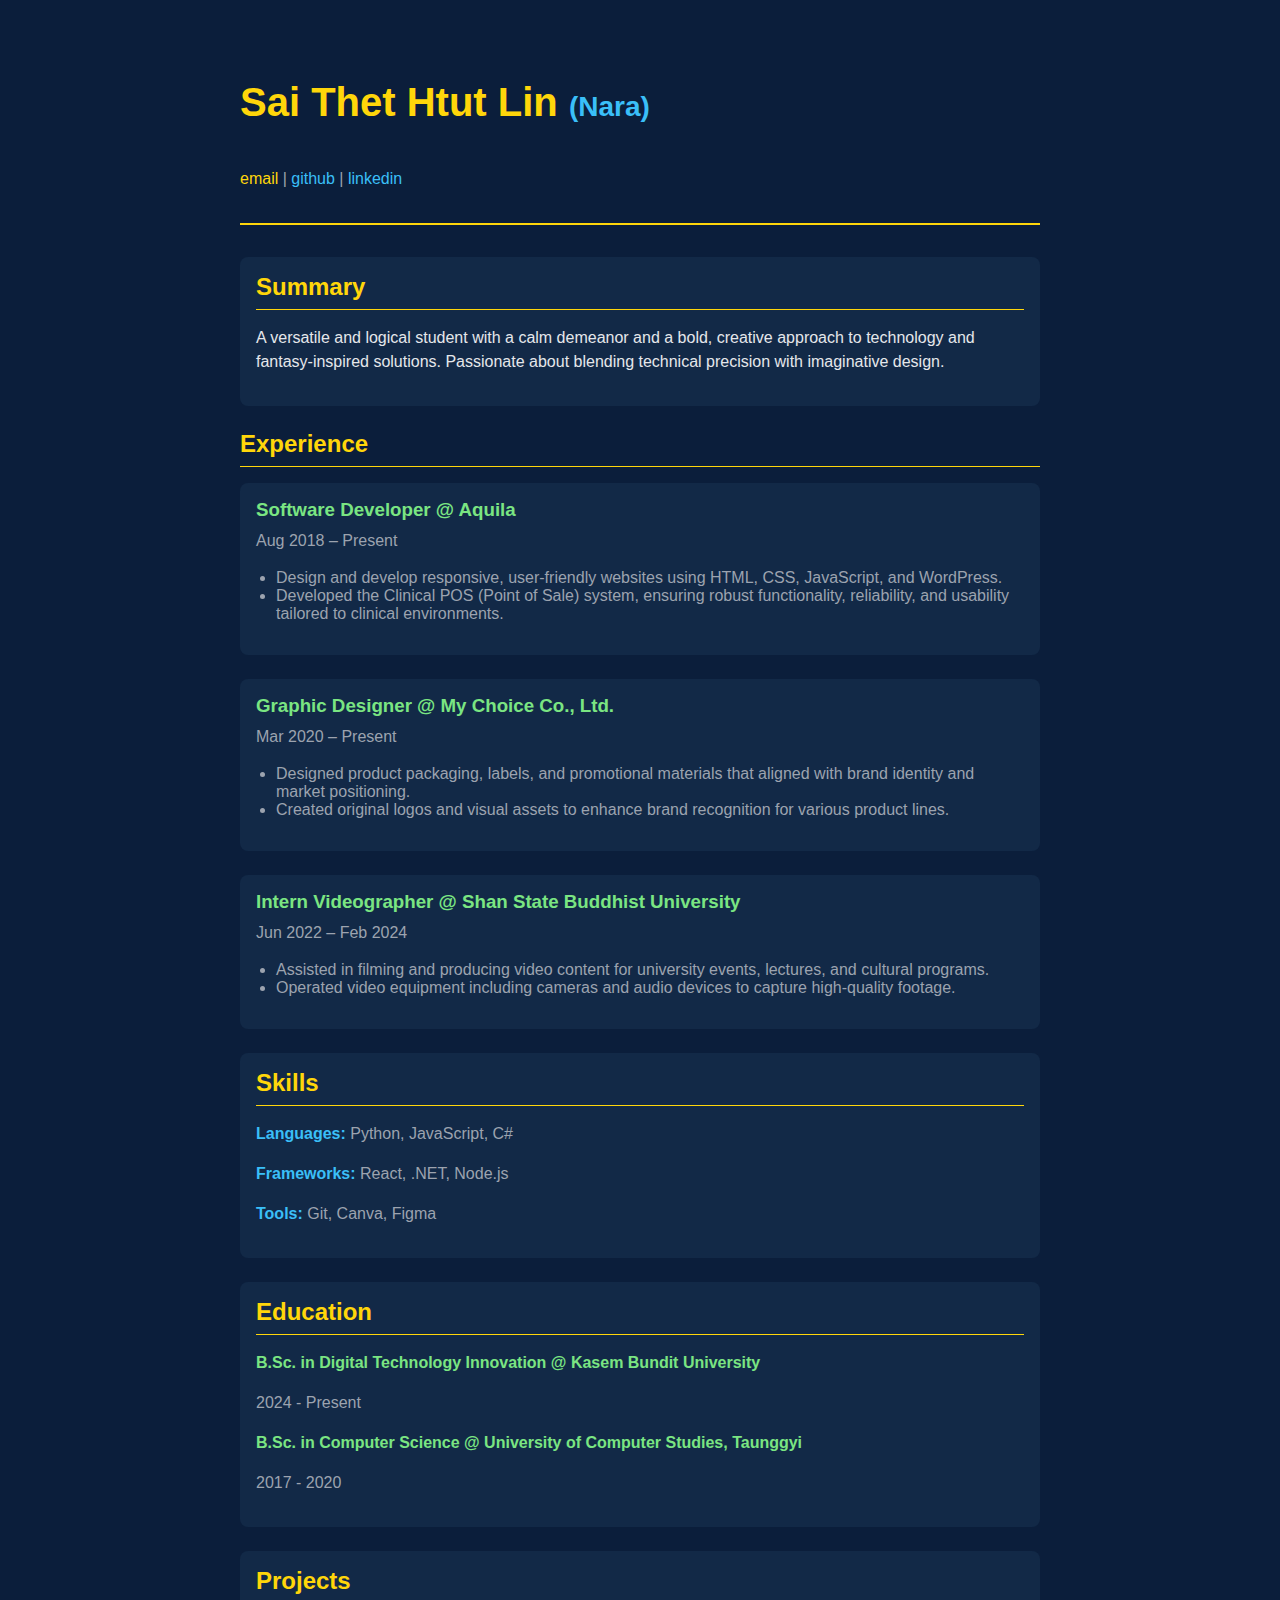
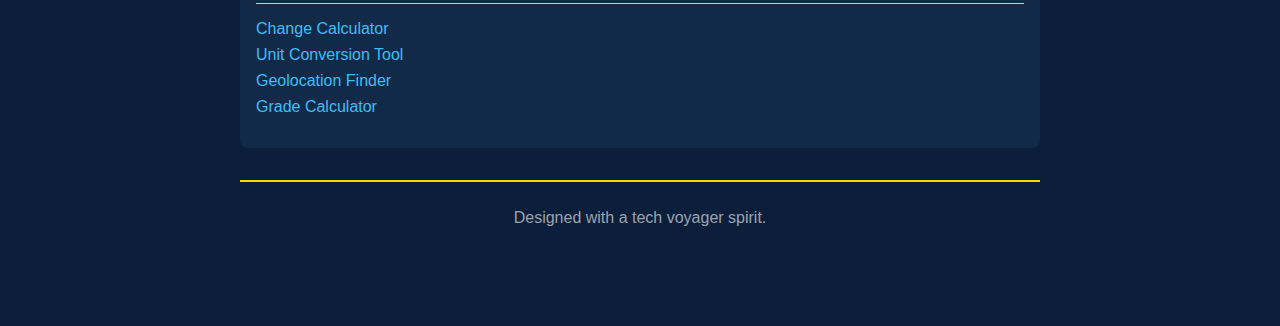
<file: index.html>
<!DOCTYPE html>
<html lang="en">
<head>
  <meta charset="UTF-8" />
  <meta name="viewport" content="width=device-width, initial-scale=1.0" />
  <title>Sai Thet Htut Lin - Resume</title>
  <link rel="stylesheet" href="styles.css" />
</head>
<body>

  <div class="resume-container">

    <header>
      <h1>Sai Thet Htut Lin <span class="text-blue" style="font-size: 0.7em;">(Nara)</span></h1>
      <br>
      <p>
        <a href="mailto:saithethtutlin.2001@gmail.com" class="link-primary">email</a> |
        <a href="https://github.com/NaRaTHL" target="_blank" class="link-secondary">github</a> |
        <a href="https://www.linkedin.com/in/sai-thet-htut-lin-579a6620b" target="_blank" class="link-secondary">linkedin</a>
      </p>
    </header>

    <section class="section-box">
      <h2>Summary</h2>
      <p style="color: #E5E7EB;">A versatile and logical student with a calm demeanor and a bold, creative approach to technology and fantasy-inspired solutions. Passionate about blending technical precision with imaginative design.</p>
    </section>

    <section>
      <h2>Experience</h2>
      <div class="section-box">
        <h3 class="text-green">Software Developer @ Aquila</h3>
        <p class="text-light-gray">Aug 2018 – Present</p>
        <ul>
          <li>Design and develop responsive, user-friendly websites using HTML, CSS, JavaScript, and WordPress.</li>
          <li>Developed the Clinical POS (Point of Sale) system, ensuring robust functionality, reliability, and usability tailored to clinical environments.</li>
        </ul>
      </div>
      <div class="section-box">
        <h3 class="text-green">Graphic Designer @ My Choice Co., Ltd.</h3>
        <p class="text-light-gray">Mar 2020 – Present</p>
        <ul>
          <li>Designed product packaging, labels, and promotional materials that aligned with brand identity and market positioning.</li>
          <li>Created original logos and visual assets to enhance brand recognition for various product lines.</li>
        </ul>
      </div>
      <div class="section-box">
        <h3 class="text-green">Intern Videographer @ Shan State Buddhist University</h3>
        <p class="text-light-gray">Jun 2022 – Feb 2024</p>
        <ul>
          <li>Assisted in filming and producing video content for university events, lectures, and cultural programs.</li>
          <li>Operated video equipment including cameras and audio devices to capture high-quality footage.</li>
        </ul>
      </div>
    </section>

    <section class="section-box">
      <h2>Skills</h2>
      <p><strong class="text-blue">Languages:</strong> Python, JavaScript, C#</p>
      <p><strong class="text-blue">Frameworks:</strong> React, .NET, Node.js</p>
      <p><strong class="text-blue">Tools:</strong> Git, Canva, Figma</p>
    </section>

    <section class="section-box">
      <h2>Education</h2>
      <p><strong class="text-green">B.Sc. in Digital Technology Innovation @ Kasem Bundit University</strong></p>
      <p class="text-light-gray">2024 - Present</p>
      <p><strong class="text-green">B.Sc. in Computer Science @ University of Computer Studies, Taunggyi</strong></p>
      <p class="text-light-gray">2017 - 2020</p>
    </section>

    <section class="section-box">
        <h2>Projects</h2>
        <ul style="list-style-type: none; padding: 0;">
            <li style="margin-bottom: 0.5rem;"><a href="ChangeCalculator.html" class="link-secondary">Change Calculator</a></li>
            <li style="margin-bottom: 0.5rem;"><a href="conversion.html" class="link-secondary">Unit Conversion Tool</a></li>
            <li style="margin-bottom: 0.5rem;"><a href="Geolocation.html" class="link-secondary">Geolocation Finder</a></li>
            <li><a href="GradeCalculator.html" class="link-secondary">Grade Calculator</a></li>
        </ul>
    </section>

    <footer>
      <p>Designed with a tech voyager spirit.</p>
    </footer>

  </div>

</body>
</html>
</file>
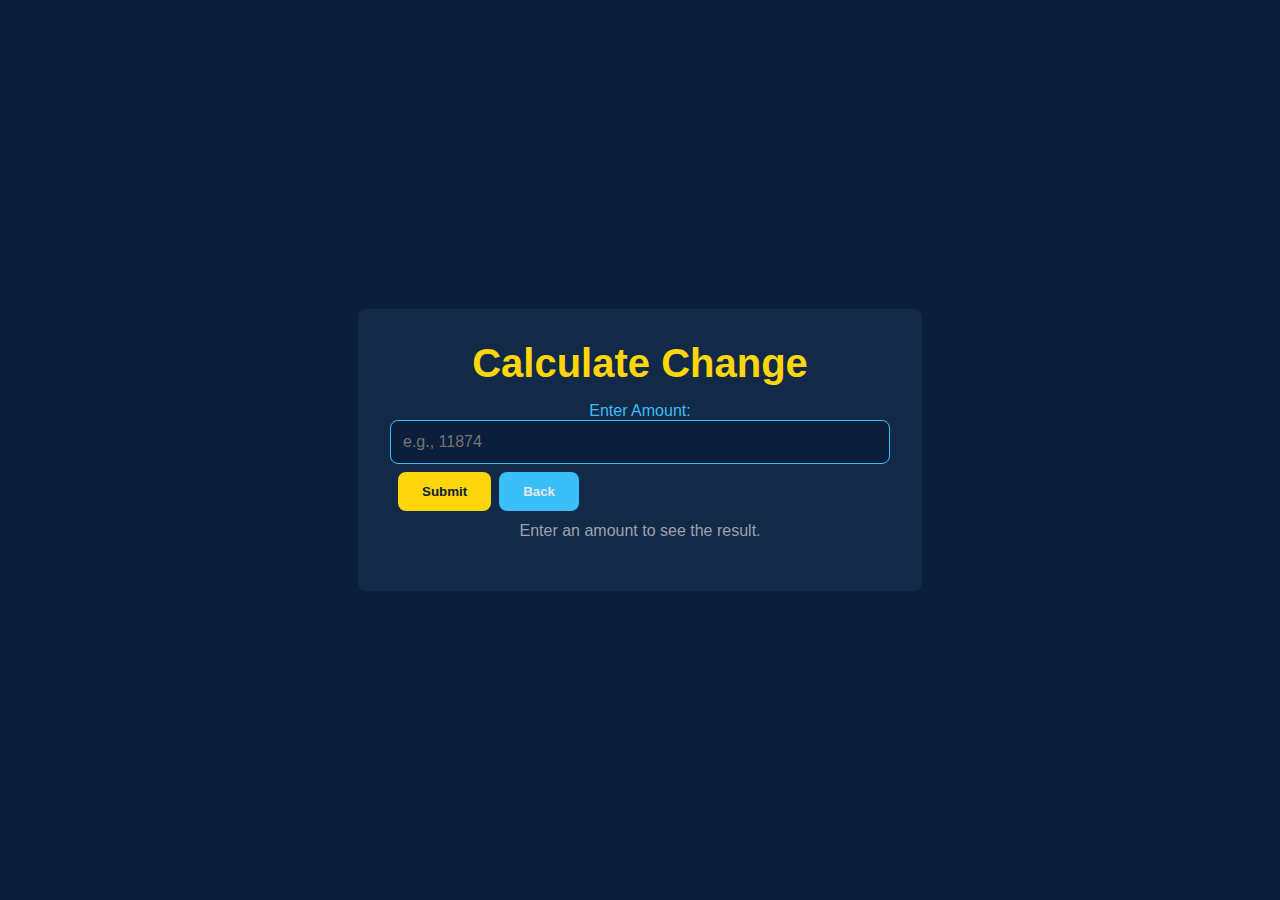
<file: ChangeCalculator.html>
<!DOCTYPE html>
<html lang="en">
<head>
    <meta charset="UTF-8">
    <meta name="viewport" content="width=device-width, initial-scale=1.0">
    <title>Change Calculator</title>
    <link rel="stylesheet" href="styles.css"/>
</head>
<body>
    <div class="container">
        <h1>Calculate Change</h1>
        <form id="change-form" novalidate>
            <div class="form-group">
                <label for="amount" class="label text-blue">Enter Amount:</label>
                <div class="input-wrapper">
                    <input type="number" id="amount" name="amount" placeholder="e.g., 11874" class="input-field" required min="1" step="1">
                    <br>
                    <button type="submit" class="btn">Submit</button>
                    <button type="button" class="btn btn-secondary" onclick="history.back()">Back</button>
                </div>
            </div>
        </form>
        <div id="result"></div>
    </div>

    <script>
        const form = document.getElementById('change-form');
        const amountInput = document.getElementById('amount');
        const resultDiv = document.getElementById('result');
        const denominations = [10000, 1000, 500, 100, 50, 20, 10, 5, 2, 1];

        const calculateAndDisplayChange = (amount) => {
            resultDiv.innerHTML = '';
            if (isNaN(amount) || amount <= 0) {
                resultDiv.innerHTML = '<p>Please enter a valid positive number.</p>';
                return;
            }
            let remainingAmount = amount;
            denominations.forEach(denom => {
                if (remainingAmount >= denom) {
                    const count = Math.floor(remainingAmount / denom);
                    remainingAmount %= denom;
                    const p = document.createElement('p');
                    p.className = 'section-box'; /* Using this class for consistent item boxes */
                    p.textContent = `${count} of ฿${denom}`;
                    resultDiv.appendChild(p);
                }
            });
        };
        const resetUI = () => {
            amountInput.value = '';
            resultDiv.innerHTML = '<p>Enter an amount to see the result.</p>';
        };
        form.addEventListener('submit', function(e) {
            e.preventDefault();
            if (!amountInput.reportValidity()) { return; }
            const amount = parseInt(amountInput.value, 10);
            calculateAndDisplayChange(amount);
            const url = new URL(window.location);
            url.searchParams.set('amount', amount);
            history.pushState({ amount: amount }, '', url);
        });
        window.addEventListener('popstate', (e) => {
            if (e.state && e.state.amount) {
                const amount = e.state.amount;
                amountInput.value = amount;
                calculateAndDisplayChange(amount);
            } else { resetUI(); }
        });
        document.addEventListener('DOMContentLoaded', () => {
            const urlParams = new URLSearchParams(window.location.search);
            const amountFromUrl = urlParams.get('amount');
            if (amountFromUrl) {
                const amount = parseInt(amountFromUrl, 10);
                if (!isNaN(amount)) {
                    amountInput.value = amount;
                    calculateAndDisplayChange(amount);
                } else { resetUI(); }
            } else { resetUI(); }
        });
    </script>
</body>
</html>
</file>
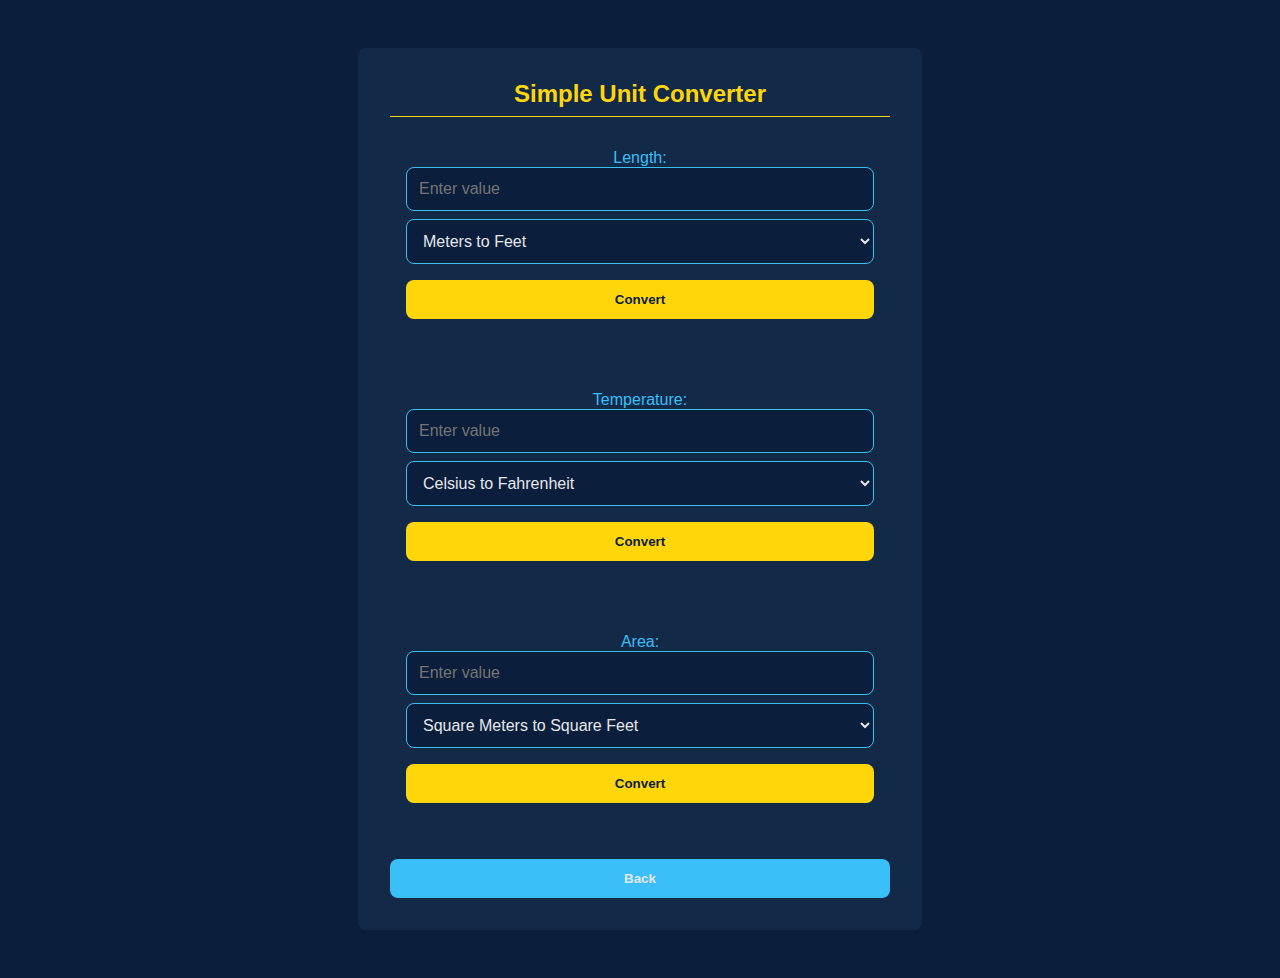
<file: conversion.html>
<!DOCTYPE html>
<html>
<head>
    <title>Simple Unit Converter</title>
    <link rel="stylesheet" href="statics/styles.css"/>
</head>
<body>
    <div class="container">
        <h2>Simple Unit Converter</h2>

        <form id="length-form" class="section-box">
            <label for="lengthValue" class="label text-blue">Length:</label>
            <div class="input-wrapper">
                <input type="number" id="lengthValue" placeholder="Enter value" class="input-field" required>
                <select id="lengthUnit" class="input-field">
                    <option value="mToFt">Meters to Feet</option>
                    <option value="kmToMi">Kilometers to Miles</option>
                </select>
            </div>
            <div style="margin-top: 1rem;">
                <button type="submit" class="btn" style="width: 100%;">Convert</button>
            </div>
            <p id="lengthResult" class="text-green"></p>
        </form>

        <form id="temp-form" class="section-box">
            <label for="tempValue" class="label text-blue">Temperature:</label>
            <div class="input-wrapper">
                <input type="number" id="tempValue" placeholder="Enter value" class="input-field" required>
                <select id="tempUnit" class="input-field">
                    <option value="cToF">Celsius to Fahrenheit</option>
                    <option value="kToC">Kelvin to Celsius</option>
                </select>
            </div>
             <div style="margin-top: 1rem;">
                <button type="submit" class="btn" style="width: 100%;">Convert</button>
            </div>
            <p id="tempResult" class="text-green"></p>
        </form>

        <form id="area-form" class="section-box">
            <label for="areaValue" class="label text-blue">Area:</label>
            <div class="input-wrapper">
                <input type="number" id="areaValue" placeholder="Enter value" class="input-field" required>
                <select id="areaUnit" class="input-field">
                    <option value="sqmToSqft">Square Meters to Square Feet</option>
                    <option value="sqkmToSqmi">Square Kilometers to Square Miles</option>
                </select>
            </div>
             <div style="margin-top: 1rem;">
                <button type="submit" class="btn" style="width: 100%;">Convert</button>
            </div>
            <p id="areaResult" class="text-green"></p>
        </form>

        <div style="margin-top: 1.5rem;">
            <button type="button" class="btn btn-secondary" onclick="history.back()" style="width: 100%;">Back</button>
        </div>
    </div>

    <script>
        const converters = {
          length: { mToFt: val => `${(val * 3.28084).toFixed(2)} ft`, kmToMi: val => `${(val * 0.621371).toFixed(2)} mi` },
          temp: { cToF: val => `${((val * 9/5) + 32).toFixed(2)} °F`, kToC: val => `${(val - 273.15).toFixed(2)} °C` },
          area: { sqmToSqft: val => `${(val * 10.7639).toFixed(2)} ft²`, sqkmToSqmi: val => `${(val * 0.386102).toFixed(4)} mi²` }
        };
        function runConversion(type, value, unit) {
          if (!type || !value || !unit) return;
          const val = parseFloat(value);
          const result = converters[type]?.[unit]?.(val);
          if (result) {
            document.getElementById(`${type}Result`).innerText = result;
            document.getElementById(`${type}Value`).value = val;
            document.getElementById(`${type}Unit`).value = unit;
          }
        }
        function handleFormSubmit(type, e) {
          e.preventDefault();
          const input = document.getElementById(`${type}Value`);
          if (!input.reportValidity()) { return; }
          const value = input.value;
          const unit = document.getElementById(`${type}Unit`).value;
          runConversion(type, value, unit);
          const state = { type, value, unit };
          const url = new URL(window.location);
          url.searchParams.set('type', type);
          url.searchParams.set('value', value);
          url.searchParams.set('unit', unit);
          history.pushState(state, '', url);
        }
        document.getElementById('length-form').addEventListener('submit', (e) => handleFormSubmit('length', e));
        document.getElementById('temp-form').addEventListener('submit', (e) => handleFormSubmit('temp', e));
        document.getElementById('area-form').addEventListener('submit', (e) => handleFormSubmit('area', e));
        window.addEventListener('popstate', (e) => {
          ['lengthResult', 'tempResult', 'areaResult'].forEach(id => document.getElementById(id).innerText = '');
          if (e.state) {
            runConversion(e.state.type, e.state.value, e.state.unit);
          } else {
             ['lengthValue', 'tempValue', 'areaValue'].forEach(id => document.getElementById(id).value = '');
          }
        });
        document.addEventListener('DOMContentLoaded', () => {
          const params = new URLSearchParams(window.location.search);
          runConversion(params.get('type'), params.get('value'), params.get('unit'));
        });
    </script>
</body>
</html>
</file>
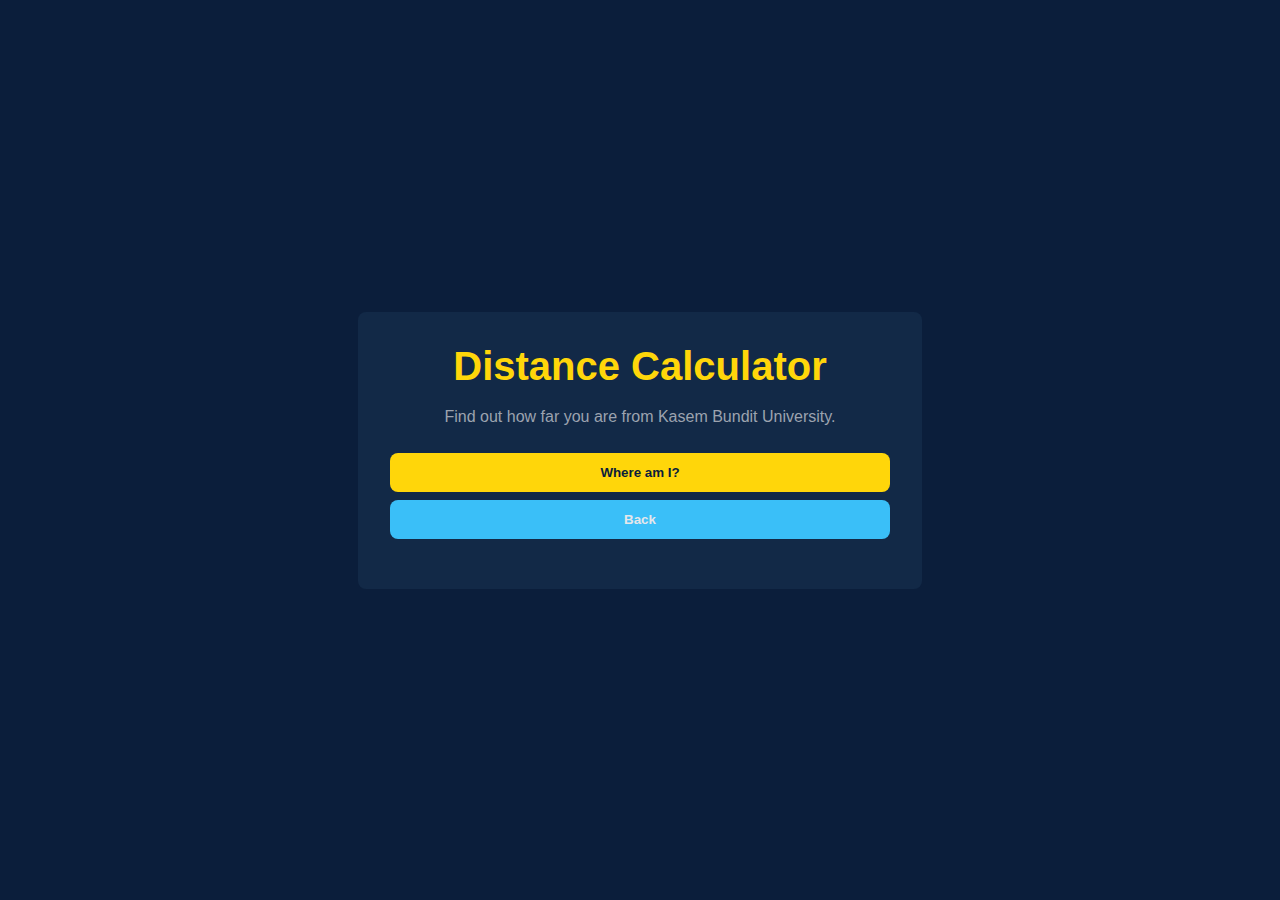
<file: Geolocation.html>
<!DOCTYPE html>
<html lang="en">
<head>
    <meta charset="UTF-8">
    <meta name="viewport" content="width=device-width, initial-scale=1.0">
    <title>Distance Calculator</title>
    <link rel="stylesheet" href="statics/styles.css"/>
</head>
<body>
    <div class="container">
        <h1>Distance Calculator</h1>
        <p>Find out how far you are from Kasem Bundit University.</p>
        
        <div style="margin-top: 1.5rem; display: flex; flex-direction: column; gap: 0.5rem;">
            <button id="getLocationBtn" class="btn">
                Where am I?
            </button>
            <button onclick="history.back()" class="btn btn-secondary">
                Back
            </button>
        </div>
        <br>
        <div id="result" class="text-green"></div>
    </div>

    <script>
        const getLocationBtn = document.getElementById('getLocationBtn');
        const resultDiv = document.getElementById('result');
        const KASEM_BUNDIT_LAT = 13.80265;
        const KASEM_BUNDIT_LON = 100.73699;
        
        getLocationBtn.addEventListener('click', () => {
            if (navigator.geolocation) {
                resultDiv.textContent = 'Locating...';
                navigator.geolocation.getCurrentPosition(showPosition, showError);
            } else {
                resultDiv.textContent = 'Geolocation is not supported by this browser.';
            }
        });

        function showPosition(position) {
            const userLat = position.coords.latitude;
            const userLon = position.coords.longitude;
            const distance = calculateDistance(userLat, userLon, KASEM_BUNDIT_LAT, KASEM_BUNDIT_LON);
            resultDiv.innerHTML = `You're <span style="color: #FFD60A;">${distance.toFixed(2)}</span> km away.`;
        }

        function showError(error) {
            switch(error.code) {
                case error.PERMISSION_DENIED: resultDiv.textContent = "Geolocation request denied."; break;
                case error.POSITION_UNAVAILABLE: resultDiv.textContent = "Location information unavailable."; break;
                case error.TIMEOUT: resultDiv.textContent = "Location request timed out."; break;
                default: resultDiv.textContent = "An unknown error occurred."; break;
            }
        }

        function calculateDistance(lat1, lon1, lat2, lon2) {
            const R = 6371; // Radius of the Earth in km
            const dLat = (lat2 - lat1) * (Math.PI / 180);
            const dLon = (lon2 - lon1) * (Math.PI / 180);
            const a = Math.sin(dLat / 2) * Math.sin(dLat / 2) + Math.cos(lat1 * (Math.PI / 180)) * Math.cos(lat2 * (Math.PI / 180)) * Math.sin(dLon / 2) * Math.sin(dLon / 2);
            const c = 2 * Math.atan2(Math.sqrt(a), Math.sqrt(1 - a));
            return R * c;
        }
    </script>
</body>
</html>
</file>
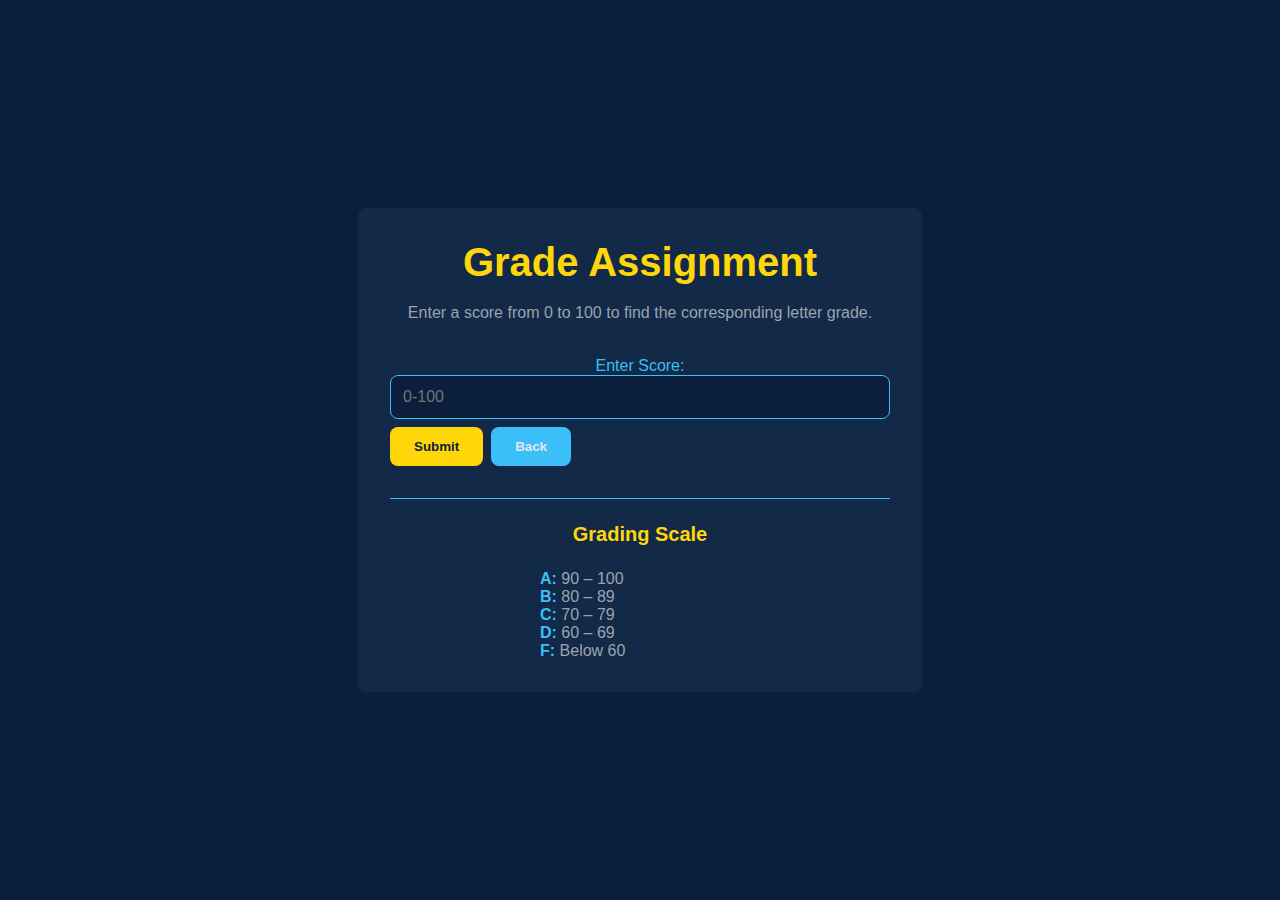
<file: GradeCalculator.html>
<!DOCTYPE html>
<html lang="en">
<head>
    <meta charset="UTF-8">
    <meta name="viewport" content="width=device-width, initial-scale=1.0">
    <title>Grade Assignment</title>
    <link rel="stylesheet" href="statics/styles.css"/>
</head>
<body>
    <div class="container">
        <h1>Grade Assignment</h1>
        <p>Enter a score from 0 to 100 to find the corresponding letter grade.</p>

        <div style="margin-top: 2rem;">
            <label for="scoreInput" class="label text-blue">Enter Score:</label>
            <div class="input-wrapper">
                <input type="number" id="scoreInput" class="input-field" placeholder="0-100" required min="0" max="100" onkeydown="if(event.key === 'Enter') document.getElementById('submitButton').click()">
                <button id="submitButton" class="btn">Submit</button>
                <button id="backButton" class="btn btn-secondary" onclick="history.back()">Back</button>
            </div>
        </div>

        <div id="result" class="text-green"></div>

        <div style="margin-top: 2rem; padding-top: 1.5rem; border-top: 1px solid #3ABFF8; text-align: left; color: #9CA3AF;">
            <h2 style="font-size: 1.25rem; text-align: center; border: none;">Grading Scale</h2>
            <ul style="list-style-type: none; padding: 0; max-width: 200px; margin: auto;">
                <li><strong class="text-blue">A:</strong> 90 – 100</li>
                <li><strong class="text-blue">B:</strong> 80 – 89</li>
                <li><strong class="text-blue">C:</strong> 70 – 79</li>
                <li><strong class="text-blue">D:</strong> 60 – 69</li>
                <li><strong class="text-blue">F:</strong> Below 60</li>
            </ul>
        </div>
    </div>

    <script>
        const scoreInput = document.getElementById('scoreInput');
        const submitButton = document.getElementById('submitButton');
        const resultDiv = document.getElementById('result');

        function displayGradeForScore(score) {
            if (score === null || isNaN(score)) {
                resultDiv.innerHTML = '';
                scoreInput.value = '';
                return;
            }
            scoreInput.value = score;
            let grade = '';
            if (score >= 90) { grade = 'A'; } 
            else if (score >= 80) { grade = 'B'; } 
            else if (score >= 70) { grade = 'C'; } 
            else if (score >= 60) { grade = 'D'; } 
            else { grade = 'F'; }
            resultDiv.innerHTML = `Your grade is <span style="color: #FFD60A;">"${grade}"</span>.`;
        }
        function handleSubmit() {
            if (!scoreInput.checkValidity()) {
                scoreInput.reportValidity();
                return;
            }
            const score = parseFloat(scoreInput.value);
            displayGradeForScore(score);
            const newUrl = `${window.location.pathname}?score=${score}`;
            history.pushState({ score: score }, '', newUrl);
        }
        submitButton.addEventListener('click', handleSubmit);
        document.addEventListener('DOMContentLoaded', () => {
            const params = new URLSearchParams(window.location.search);
            const scoreFromUrl = params.get('score');
            if (scoreFromUrl !== null && !isNaN(scoreFromUrl)) {
                displayGradeForScore(parseFloat(scoreFromUrl));
            }
        });
        window.addEventListener('popstate', (event) => {
            const params = new URLSearchParams(window.location.search);
            const scoreFromUrl = params.get('score');
            const score = scoreFromUrl ? parseFloat(scoreFromUrl) : null;
            displayGradeForScore(score);
        });
    </script>
</body>
</html>
</file>
<file: styles.css>
/* style.css (with additions for resume) */

/* --- Global Styles --- */
body {
  margin: 0;
  font-family: Arial, sans-serif;
  background-color: #0B1E3B;
  color: #E5E7EB;
  display: flex;
  justify-content: center;
  align-items: center;
  min-height: 100vh;
  padding: 1rem;
  box-sizing: border-box;
}

/* --- Container & Layout --- */
.container {
  background-color: #122947;
  padding: 2rem;
  border-radius: 8px;
  width: 100%;
  max-width: 500px; /* For project pages */
  text-align: center;
  margin: 2rem auto;
}

/* New container for the wider resume layout */
.resume-container {
  padding: 2rem;
  width: 100%;
  max-width: 800px;
  margin: 2rem auto;
}

.section-box {
  background-color: #122947;
  padding: 1rem;
  border-radius: 8px;
  margin-bottom: 1.5rem;
}

/* --- Typography --- */
h1, h2 {
  color: #FFD60A;
  margin-top: 0;
  margin-bottom: 1rem;
}

h1 {
    font-size: 2.5em;
}

h2 {
  border-bottom: 1px solid #FFD60A;
  padding-bottom: 0.5rem;
}

h3 {
  margin: 0;
}

p {
  color: #9CA3AF;
  line-height: 1.5;
  margin-top: 0.5rem;
}

ul {
  padding-left: 20px;
  color: #9CA3AF;
}

/* --- Utility Text Classes (New) --- */
.text-green { color: #7AE582; }
.text-blue { color: #3ABFF8; }
.text-light-gray { color: #9CA3AF; }

/* --- Links --- */
a {
  text-decoration: none;
  transition: opacity 0.2s;
}
a:hover {
  opacity: 0.8;
}

.link-primary { color: #FFD60A; }
.link-secondary { color: #3ABFF8; }

/* --- Header & Footer (New) --- */
header {
  border-bottom: 2px solid #FFD60A;
  padding-bottom: 1rem;
  margin-bottom: 2rem;
}

footer {
  border-top: 2px solid #FFD60A;
  margin-top: 2rem;
  padding-top: 1rem;
  text-align: center;
}

/* --- Forms & Inputs --- */
.input-field,
select.input-field {
  width: 100%;
  padding: 0.75rem;
  border-radius: 8px;
  border: 1px solid #3ABFF8;
  background-color: #0B1E3B;
  color: #E5E7EB;
  box-sizing: border-box;
  font-size: 1rem;
}
.input-field:focus {
  outline: none;
  border-color: #FFD60A;
  box-shadow: 0 0 0 3px rgba(255, 214, 10, 0.5);
}
.input-wrapper {
  display: flex;
  gap: 0.5rem;
  flex-wrap: wrap;
}

/* --- Buttons --- */
.btn {
  color: #0B1E3B;
  background-color: #FFD60A;
  font-weight: bold;
  padding: 0.75rem 1.5rem;
  border-radius: 8px;
  border: none;
  cursor: pointer;
  white-space: nowrap;
}
.btn-secondary {
  background-color: #3ABFF8;
  color: #E5E7EB;
}
</file>
<file: statics/styles.css>
/* style.css (with additions for resume) */

/* --- Global Styles --- */
body {
  margin: 0;
  font-family: Arial, sans-serif;
  background-color: #0B1E3B;
  color: #E5E7EB;
  display: flex;
  justify-content: center;
  align-items: center;
  min-height: 100vh;
  padding: 1rem;
  box-sizing: border-box;
}

/* --- Container & Layout --- */
.container {
  background-color: #122947;
  padding: 2rem;
  border-radius: 8px;
  width: 100%;
  max-width: 500px; /* For project pages */
  text-align: center;
  margin: 2rem auto;
}

/* New container for the wider resume layout */
.resume-container {
  padding: 2rem;
  width: 100%;
  max-width: 800px;
  margin: 2rem auto;
}

.section-box {
  background-color: #122947;
  padding: 1rem;
  border-radius: 8px;
  margin-bottom: 1.5rem;
}

/* --- Typography --- */
h1, h2 {
  color: #FFD60A;
  margin-top: 0;
  margin-bottom: 1rem;
}

h1 {
    font-size: 2.5em;
}

h2 {
  border-bottom: 1px solid #FFD60A;
  padding-bottom: 0.5rem;
}

h3 {
  margin: 0;
}

p {
  color: #9CA3AF;
  line-height: 1.5;
  margin-top: 0.5rem;
}

ul {
  padding-left: 20px;
  color: #9CA3AF;
}

/* --- Utility Text Classes (New) --- */
.text-green { color: #7AE582; }
.text-blue { color: #3ABFF8; }
.text-light-gray { color: #9CA3AF; }

/* --- Links --- */
a {
  text-decoration: none;
  transition: opacity 0.2s;
}
a:hover {
  opacity: 0.8;
}

.link-primary { color: #FFD60A; }
.link-secondary { color: #3ABFF8; }

/* --- Header & Footer (New) --- */
header {
  border-bottom: 2px solid #FFD60A;
  padding-bottom: 1rem;
  margin-bottom: 2rem;
}

footer {
  border-top: 2px solid #FFD60A;
  margin-top: 2rem;
  padding-top: 1rem;
  text-align: center;
}

/* --- Forms & Inputs --- */
.input-field,
select.input-field {
  width: 100%;
  padding: 0.75rem;
  border-radius: 8px;
  border: 1px solid #3ABFF8;
  background-color: #0B1E3B;
  color: #E5E7EB;
  box-sizing: border-box;
  font-size: 1rem;
}
.input-field:focus {
  outline: none;
  border-color: #FFD60A;
  box-shadow: 0 0 0 3px rgba(255, 214, 10, 0.5);
}
.input-wrapper {
  display: flex;
  gap: 0.5rem;
  flex-wrap: wrap;
}

/* --- Buttons --- */
.btn {
  color: #0B1E3B;
  background-color: #FFD60A;
  font-weight: bold;
  padding: 0.75rem 1.5rem;
  border-radius: 8px;
  border: none;
  cursor: pointer;
  white-space: nowrap;
}
.btn-secondary {
  background-color: #3ABFF8;
  color: #E5E7EB;
}
</file>
